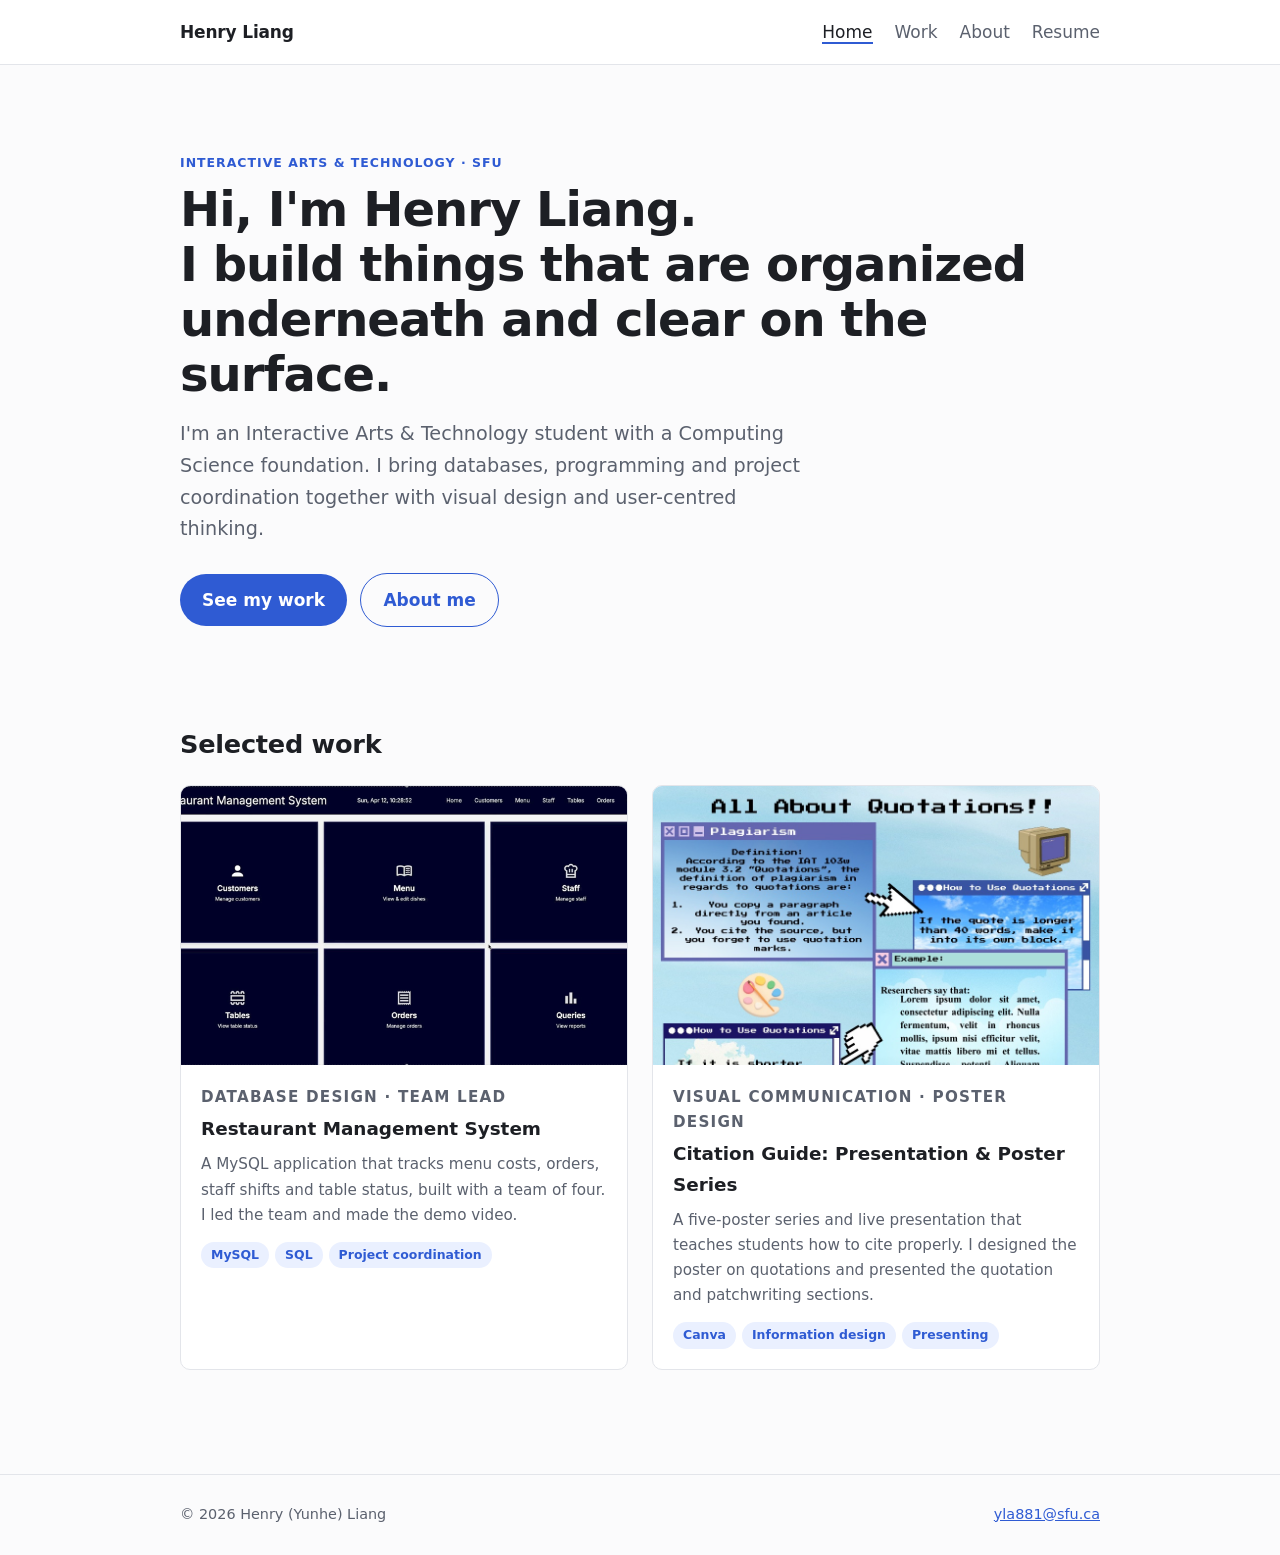
<file: index.html>
<!DOCTYPE html>
<html lang="en">
<head>
  <meta charset="utf-8">
  <meta name="viewport" content="width=device-width, initial-scale=1">
  <title>Henry Liang | Interactive Arts &amp; Technology</title>
  <meta name="description" content="Portfolio of Henry (Yunhe) Liang, an Interactive Arts & Technology student at SFU who combines databases and programming with visual design.">
  <link rel="stylesheet" href="style.css">
</head>
<body>
  <header class="site-header">
    <div class="wrap">
      <a class="brand" href="index.html">Henry Liang</a>
      <nav aria-label="Main">
        <ul class="nav">
          <li><a href="index.html" aria-current="page">Home</a></li>
          <li><a href="index.html#work">Work</a></li>
          <li><a href="about.html">About</a></li>
          <li><a href="assets/Henry-Liang-Resume.pdf">Resume</a></li>
        </ul>
      </nav>
    </div>
  </header>

  <main>
    <section class="hero">
      <div class="wrap">
        <p class="eyebrow">Interactive Arts &amp; Technology · SFU</p>
        <h1>Hi, I'm Henry Liang.<br>I build things that are organized underneath and clear on the surface.</h1>
        <p class="tagline">I'm an Interactive Arts &amp; Technology student with a Computing Science foundation. I bring databases, programming and project coordination together with visual design and user-centred thinking.</p>
        <a class="btn" href="#work">See my work</a>
        <a class="btn ghost" href="about.html">About me</a>
      </div>
    </section>

    <section id="work">
      <div class="wrap">
        <h2>Selected work</h2>
        <div class="cards">
          <a class="card" href="projects/restaurant-management-system.html">
            <img class="thumb" src="assets/rms-dashboard.jpg" alt="Home dashboard of the Restaurant Management System">
            <div class="body">
              <p class="eyebrow">Database design · Team lead</p>
              <h3>Restaurant Management System</h3>
              <p>A MySQL application that tracks menu costs, orders, staff shifts and table status, built with a team of four. I led the team and made the demo video.</p>
              <div class="tags"><span class="tag">MySQL</span><span class="tag">SQL</span><span class="tag">Project coordination</span></div>
            </div>
          </a>
          <a class="card" href="projects/citation-guide.html">
            <img class="thumb" style="object-position: top" src="assets/quotation-poster.jpg" alt="The 'All About Quotations!!' poster I designed">
            <div class="body">
              <p class="eyebrow">Visual communication · Poster design</p>
              <h3>Citation Guide: Presentation &amp; Poster Series</h3>
              <p>A five-poster series and live presentation that teaches students how to cite properly. I designed the poster on quotations and presented the quotation and patchwriting sections.</p>
              <div class="tags"><span class="tag">Canva</span><span class="tag">Information design</span><span class="tag">Presenting</span></div>
            </div>
          </a>
        </div>
      </div>
    </section>
  </main>

  <footer class="site-footer">
    <div class="wrap">
      <span>© 2026 Henry (Yunhe) Liang</span>
      <span><a href="mailto:yla881@sfu.ca">yla881@sfu.ca</a></span>
    </div>
  </footer>
</body>
</html>
</file>
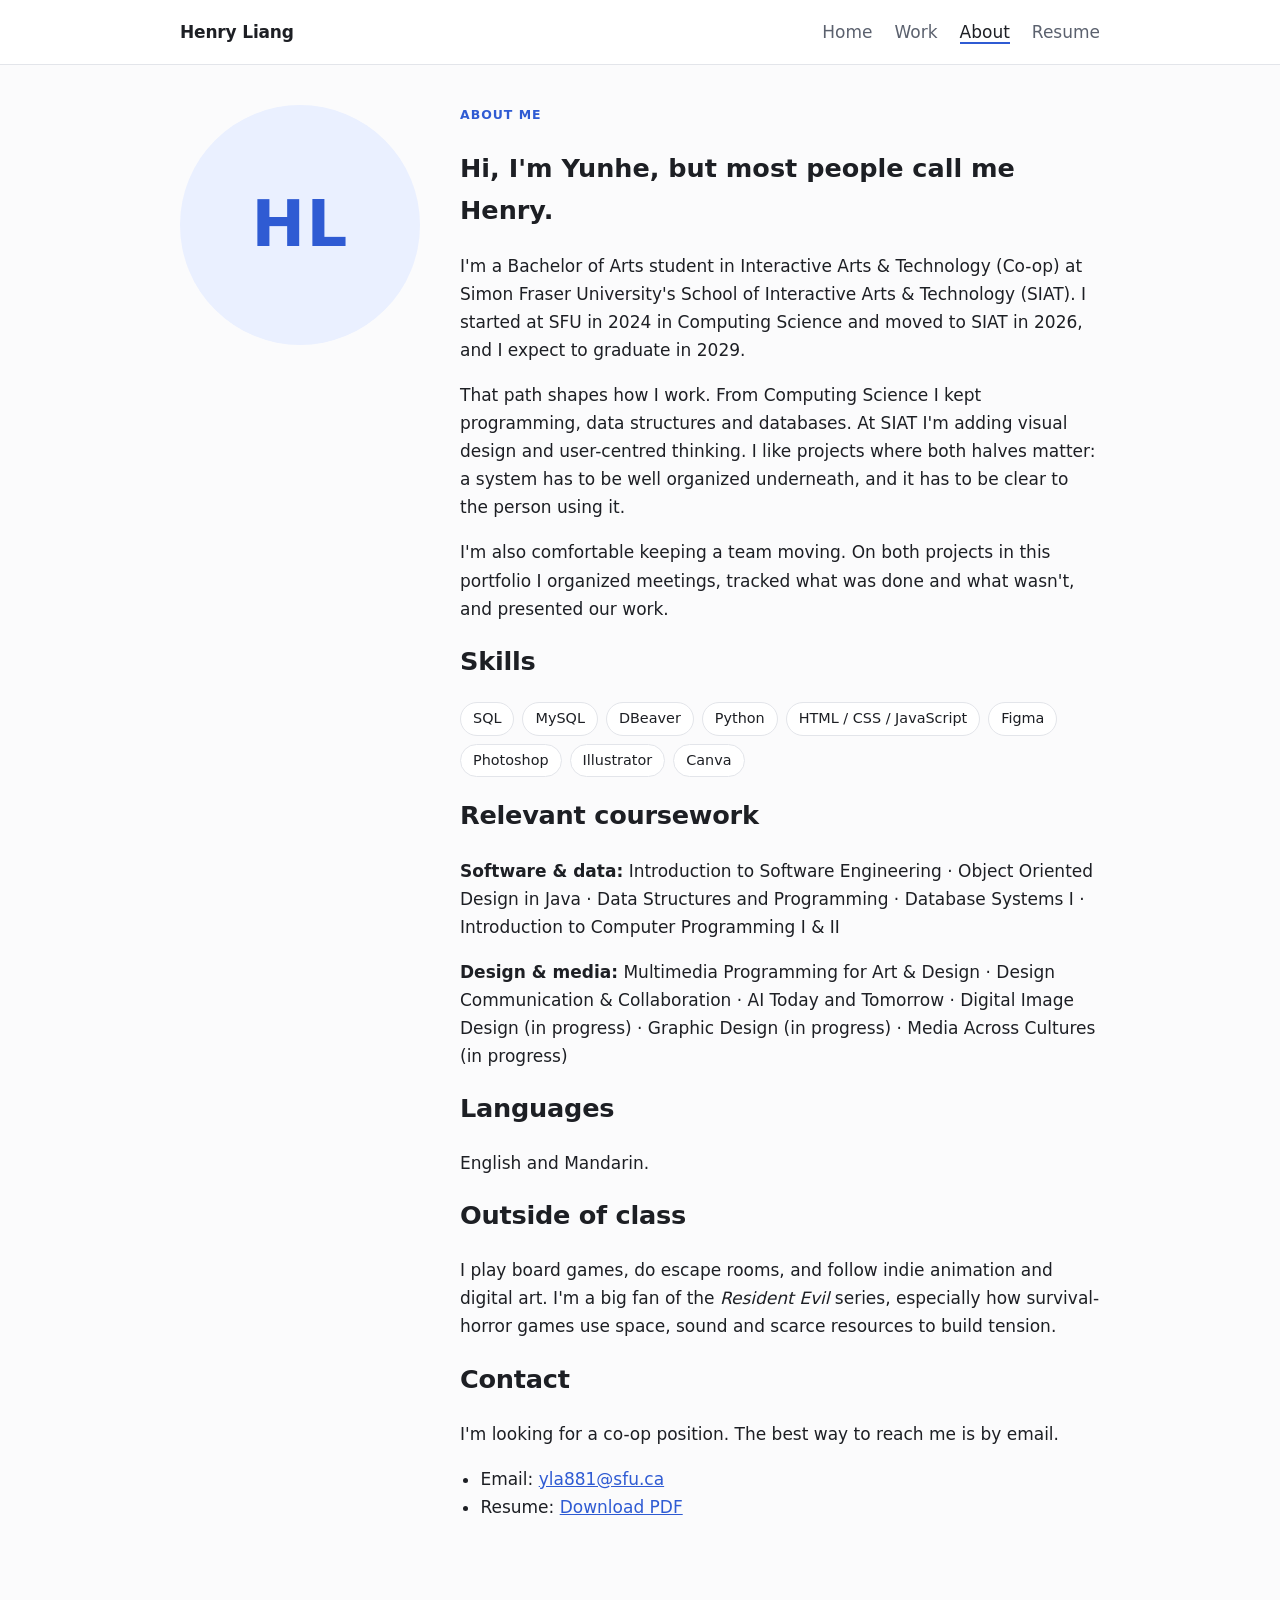
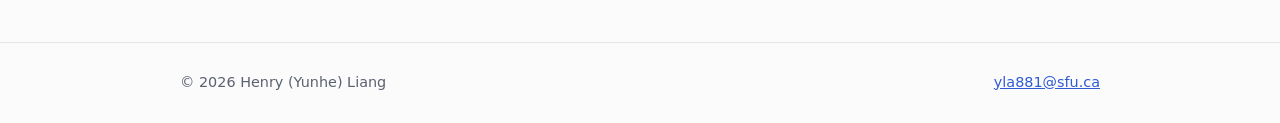
<file: about.html>
<!DOCTYPE html>
<html lang="en">
<head>
  <meta charset="utf-8">
  <meta name="viewport" content="width=device-width, initial-scale=1">
  <title>About | Henry Liang</title>
  <meta name="description" content="About Henry (Yunhe) Liang: Interactive Arts & Technology student at SFU with a Computing Science background.">
  <link rel="stylesheet" href="style.css">
</head>
<body>
  <header class="site-header">
    <div class="wrap">
      <a class="brand" href="index.html">Henry Liang</a>
      <nav aria-label="Main">
        <ul class="nav">
          <li><a href="index.html">Home</a></li>
          <li><a href="index.html#work">Work</a></li>
          <li><a href="about.html" aria-current="page">About</a></li>
          <li><a href="assets/Henry-Liang-Resume.pdf">Resume</a></li>
        </ul>
      </nav>
    </div>
  </header>

  <main>
    <section>
      <div class="wrap about-grid">
        <div class="avatar avatar-initials" aria-hidden="true">HL</div>
        <div class="prose">
          <p class="eyebrow">About me</p>
          <h1>Hi, I'm Yunhe, but most people call me Henry.</h1>
          <p>I'm a Bachelor of Arts student in Interactive Arts &amp; Technology (Co-op) at Simon Fraser University's School of Interactive Arts &amp; Technology (SIAT). I started at SFU in 2024 in Computing Science and moved to SIAT in 2026, and I expect to graduate in 2029.</p>
          <p>That path shapes how I work. From Computing Science I kept programming, data structures and databases. At SIAT I'm adding visual design and user-centred thinking. I like projects where both halves matter: a system has to be well organized underneath, and it has to be clear to the person using it.</p>
          <p>I'm also comfortable keeping a team moving. On both projects in this portfolio I organized meetings, tracked what was done and what wasn't, and presented our work.</p>

          <h2>Skills</h2>
          <ul class="skills">
            <li>SQL</li><li>MySQL</li><li>DBeaver</li><li>Python</li>
            <li>HTML / CSS / JavaScript</li><li>Figma</li><li>Photoshop</li><li>Illustrator</li><li>Canva</li>
          </ul>

          <h2>Relevant coursework</h2>
          <p><strong>Software &amp; data:</strong> Introduction to Software Engineering · Object Oriented Design in Java · Data Structures and Programming · Database Systems I · Introduction to Computer Programming I &amp; II</p>
          <p><strong>Design &amp; media:</strong> Multimedia Programming for Art &amp; Design · Design Communication &amp; Collaboration · AI Today and Tomorrow · Digital Image Design (in progress) · Graphic Design (in progress) · Media Across Cultures (in progress)</p>

          <h2>Languages</h2>
          <p>English and Mandarin.</p>

          <h2>Outside of class</h2>
          <p>I play board games, do escape rooms, and follow indie animation and digital art. I'm a big fan of the <em>Resident Evil</em> series, especially how survival-horror games use space, sound and scarce resources to build tension.</p>

          <h2 id="contact">Contact</h2>
          <p>I'm looking for a co-op position. The best way to reach me is by email.</p>
          <ul>
            <li>Email: <a href="mailto:yla881@sfu.ca">yla881@sfu.ca</a></li>
            <li>Resume: <a href="assets/Henry-Liang-Resume.pdf">Download PDF</a></li>
          </ul>
        </div>
      </div>
    </section>
  </main>

  <footer class="site-footer">
    <div class="wrap">
      <span>© 2026 Henry (Yunhe) Liang</span>
      <span><a href="mailto:yla881@sfu.ca">yla881@sfu.ca</a></span>
    </div>
  </footer>
</body>
</html>
</file>
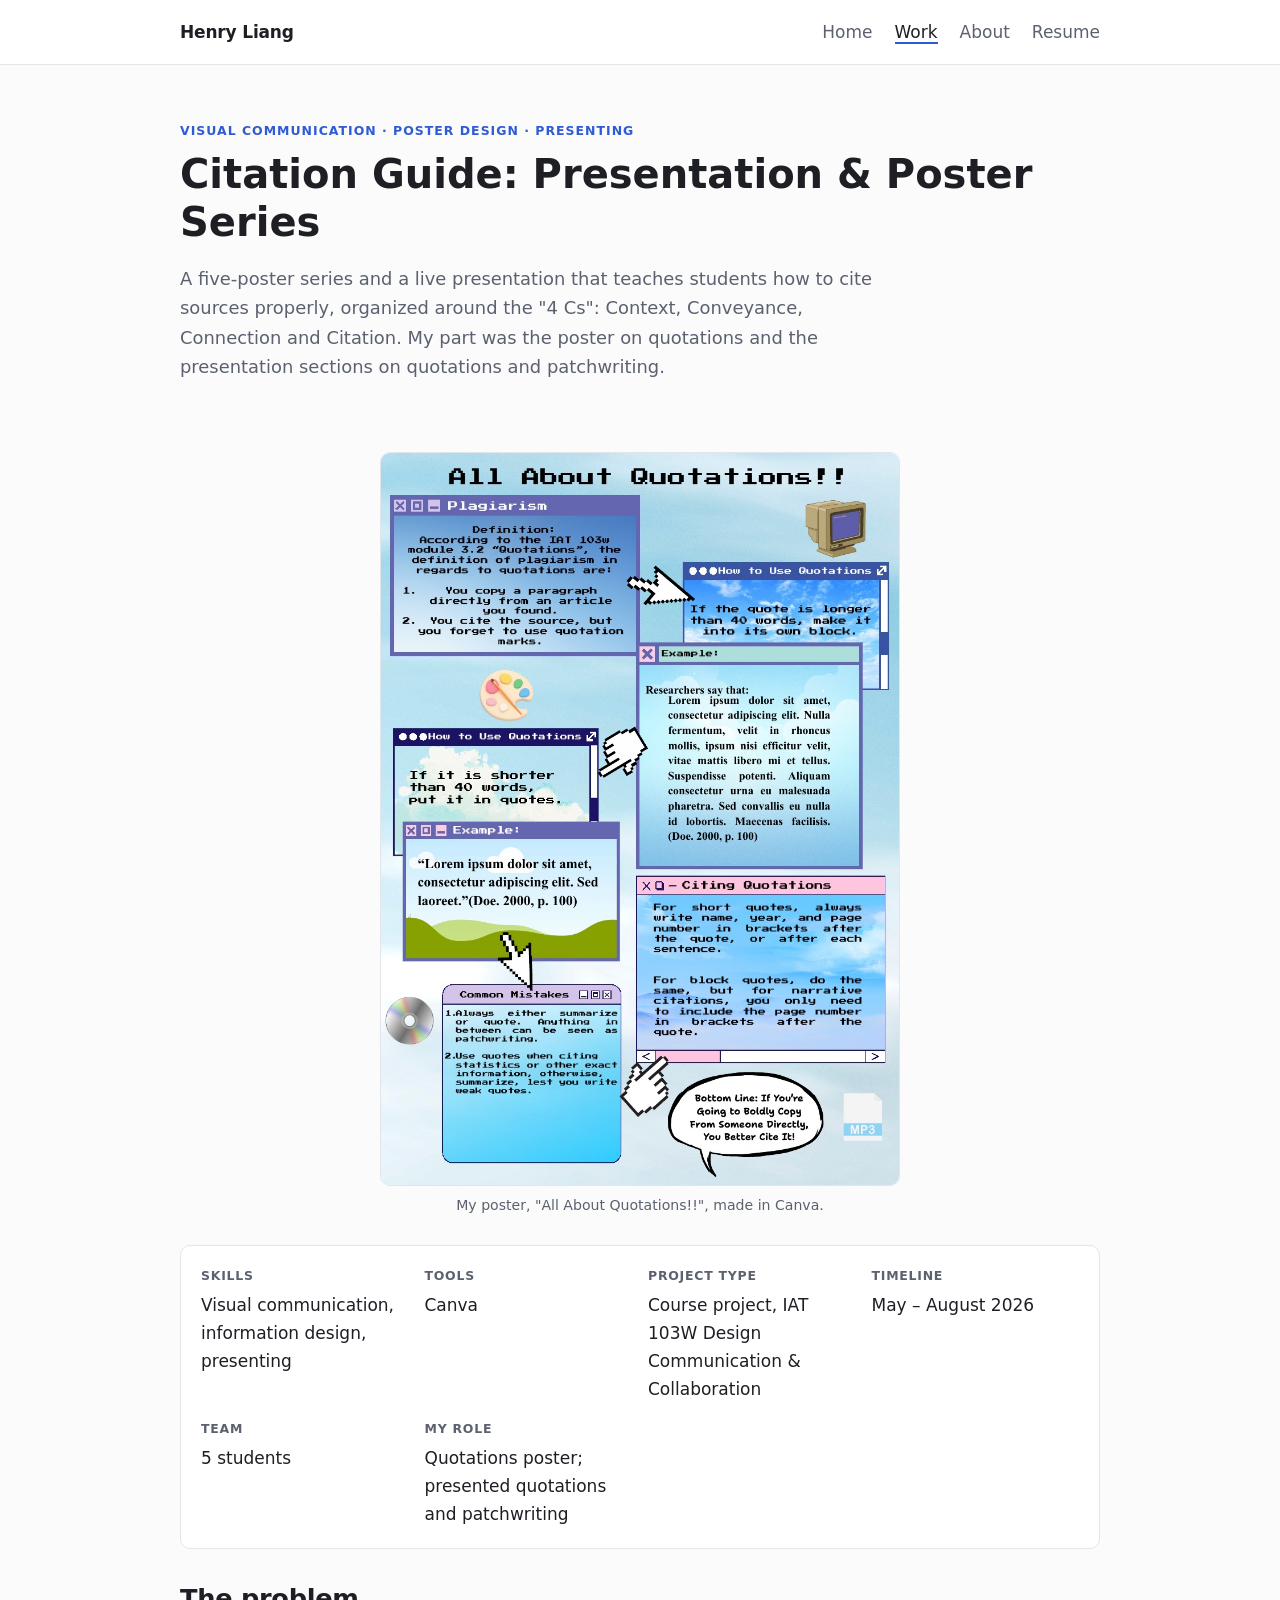
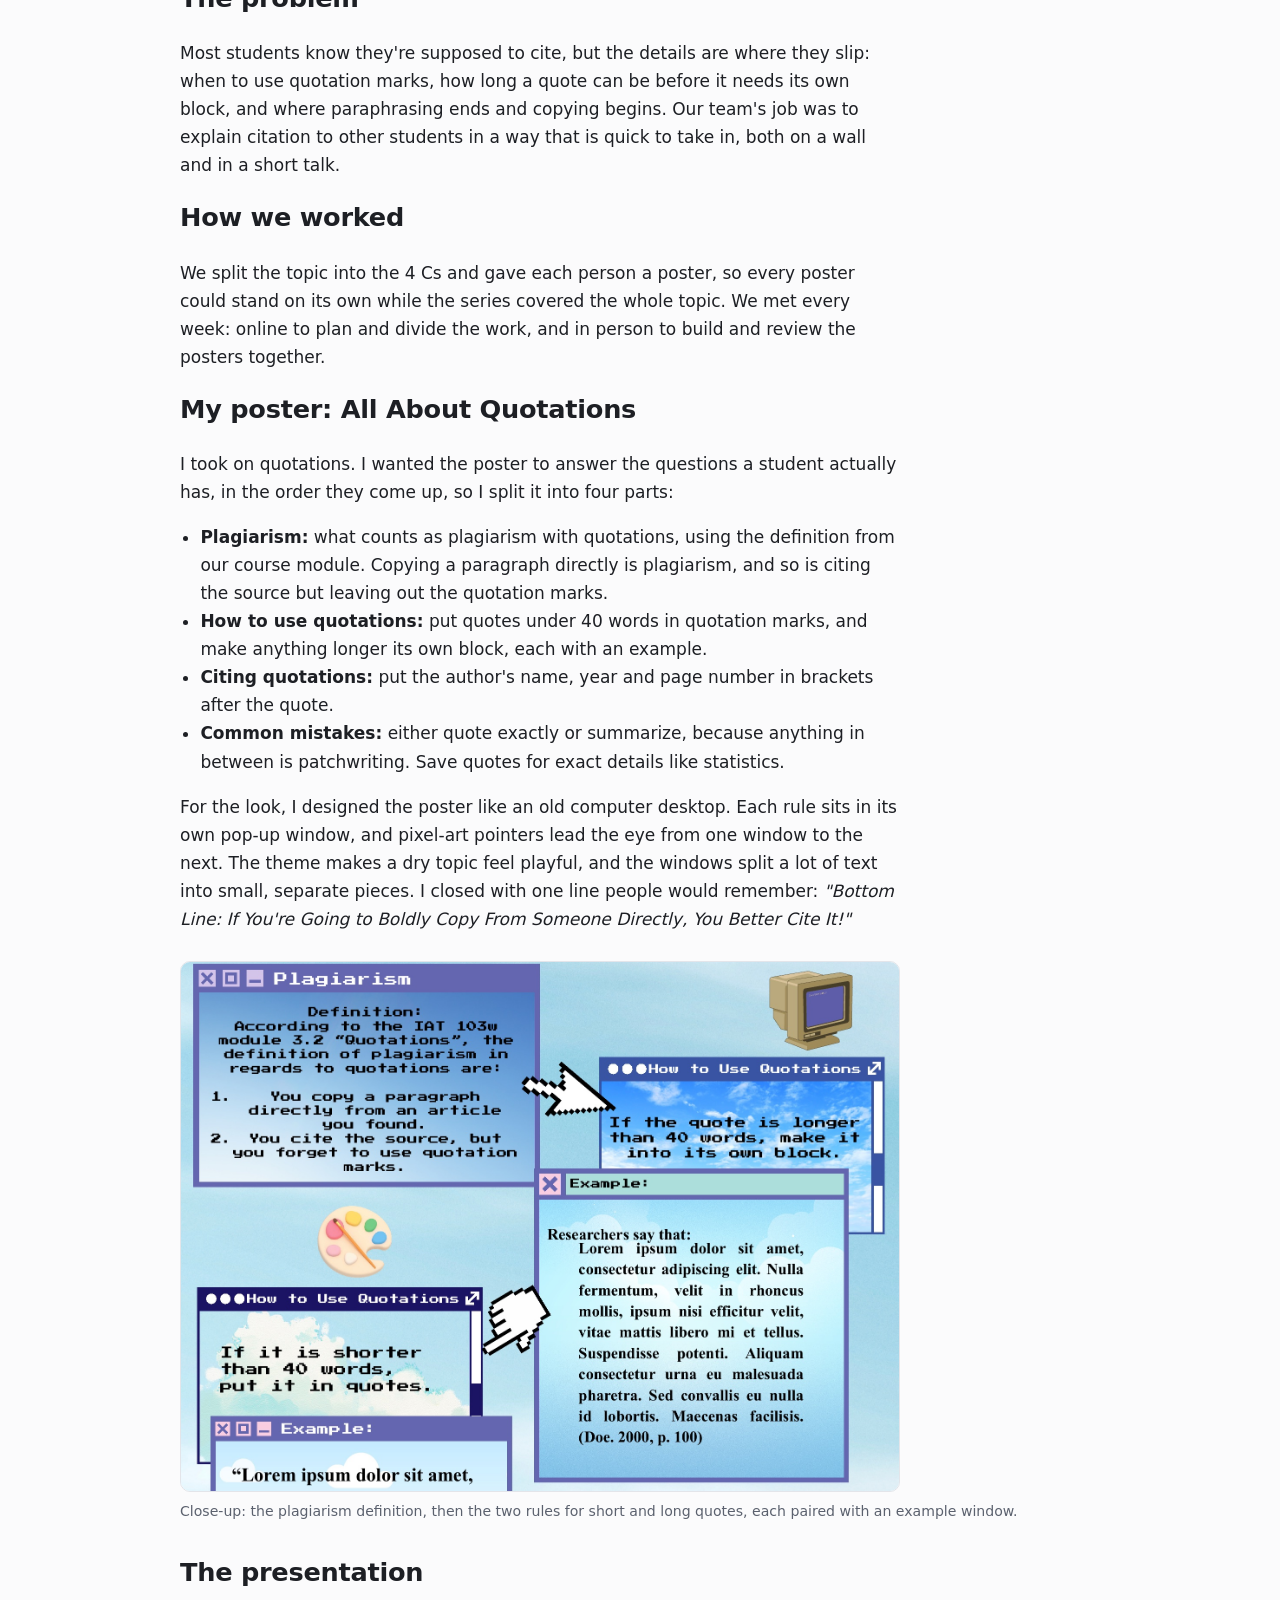
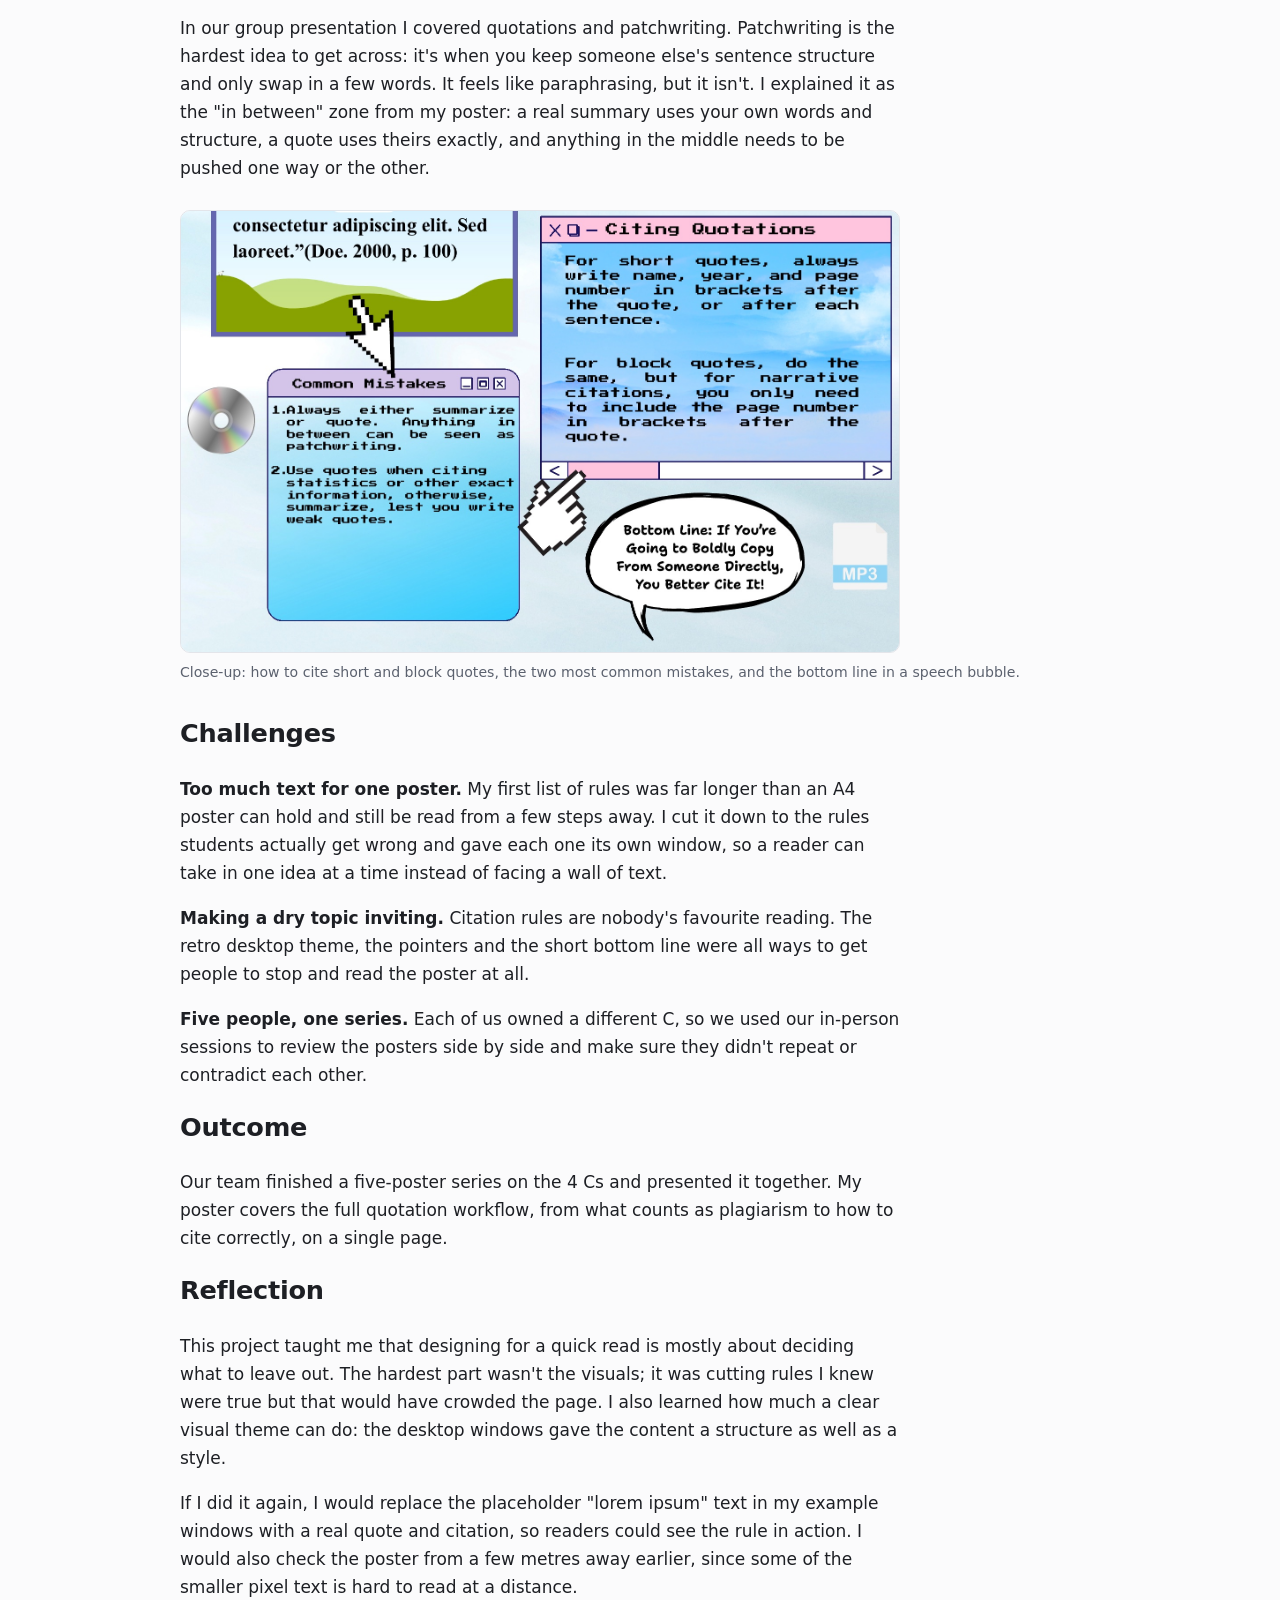
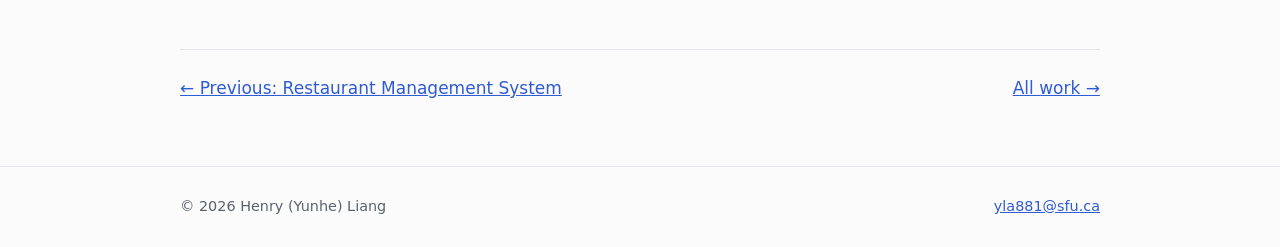
<file: projects/citation-guide.html>
<!DOCTYPE html>
<html lang="en">
<head>
  <meta charset="utf-8">
  <meta name="viewport" content="width=device-width, initial-scale=1">
  <title>Citation Guide: Presentation &amp; Poster Series | Henry Liang</title>
  <meta name="description" content="Visual communication case study: a poster series and presentation that teaches students how to cite, and my poster on quotations.">
  <link rel="stylesheet" href="../style.css">
</head>
<body>
  <header class="site-header">
    <div class="wrap">
      <a class="brand" href="../index.html">Henry Liang</a>
      <nav aria-label="Main">
        <ul class="nav">
          <li><a href="../index.html">Home</a></li>
          <li><a href="../index.html#work" aria-current="page">Work</a></li>
          <li><a href="../about.html">About</a></li>
          <li><a href="../assets/Henry-Liang-Resume.pdf">Resume</a></li>
        </ul>
      </nav>
    </div>
  </header>

  <main class="wrap">
    <section class="project-hero">
      <p class="eyebrow">Visual communication · Poster design · Presenting</p>
      <h1>Citation Guide: Presentation &amp; Poster Series</h1>
      <p class="summary">A five-poster series and a live presentation that teaches students how to cite sources properly, organized around the "4 Cs": Context, Conveyance, Connection and Citation. My part was the poster on quotations and the presentation sections on quotations and patchwriting.</p>
    </section>

    <figure class="poster">
      <img src="../assets/quotation-poster.jpg" alt="My poster 'All About Quotations!!', designed like an old computer desktop, with windows for plagiarism, how to use quotations, citing quotations and common mistakes">
      <figcaption>My poster, "All About Quotations!!", made in Canva.</figcaption>
    </figure>

    <dl class="facts">
      <div><dt>Skills</dt><dd>Visual communication, information design, presenting</dd></div>
      <div><dt>Tools</dt><dd>Canva</dd></div>
      <div><dt>Project type</dt><dd>Course project, IAT 103W Design Communication &amp; Collaboration</dd></div>
      <div><dt>Timeline</dt><dd>May – August 2026</dd></div>
      <div><dt>Team</dt><dd>5 students</dd></div>
      <div><dt>My role</dt><dd>Quotations poster; presented quotations and patchwriting</dd></div>
    </dl>

    <div class="prose">
      <h2>The problem</h2>
      <p>Most students know they're supposed to cite, but the details are where they slip: when to use quotation marks, how long a quote can be before it needs its own block, and where paraphrasing ends and copying begins. Our team's job was to explain citation to other students in a way that is quick to take in, both on a wall and in a short talk.</p>

      <h2>How we worked</h2>
      <p>We split the topic into the 4 Cs and gave each person a poster, so every poster could stand on its own while the series covered the whole topic. We met every week: online to plan and divide the work, and in person to build and review the posters together.</p>

      <h2>My poster: All About Quotations</h2>
      <p>I took on quotations. I wanted the poster to answer the questions a student actually has, in the order they come up, so I split it into four parts:</p>
      <ul>
        <li><strong>Plagiarism:</strong> what counts as plagiarism with quotations, using the definition from our course module. Copying a paragraph directly is plagiarism, and so is citing the source but leaving out the quotation marks.</li>
        <li><strong>How to use quotations:</strong> put quotes under 40 words in quotation marks, and make anything longer its own block, each with an example.</li>
        <li><strong>Citing quotations:</strong> put the author's name, year and page number in brackets after the quote.</li>
        <li><strong>Common mistakes:</strong> either quote exactly or summarize, because anything in between is patchwriting. Save quotes for exact details like statistics.</li>
      </ul>
      <p>For the look, I designed the poster like an old computer desktop. Each rule sits in its own pop-up window, and pixel-art pointers lead the eye from one window to the next. The theme makes a dry topic feel playful, and the windows split a lot of text into small, separate pieces. I closed with one line people would remember: <em>"Bottom Line: If You're Going to Boldly Copy From Someone Directly, You Better Cite It!"</em></p>
    </div>

    <figure class="narrow">
      <img src="../assets/quotation-poster-detail.jpg" alt="Close-up of the Plagiarism window and the two How to Use Quotations windows, each with an example">
      <figcaption>Close-up: the plagiarism definition, then the two rules for short and long quotes, each paired with an example window.</figcaption>
    </figure>

    <div class="prose">
      <h2>The presentation</h2>
      <p>In our group presentation I covered quotations and patchwriting. Patchwriting is the hardest idea to get across: it's when you keep someone else's sentence structure and only swap in a few words. It feels like paraphrasing, but it isn't. I explained it as the "in between" zone from my poster: a real summary uses your own words and structure, a quote uses theirs exactly, and anything in the middle needs to be pushed one way or the other.</p>
    </div>

    <figure class="narrow">
      <img src="../assets/quotation-poster-citing.jpg" alt="Close-up of the Citing Quotations and Common Mistakes windows and the speech bubble with the bottom line">
      <figcaption>Close-up: how to cite short and block quotes, the two most common mistakes, and the bottom line in a speech bubble.</figcaption>
    </figure>

    <div class="prose">
      <h2>Challenges</h2>
      <p><strong>Too much text for one poster.</strong> My first list of rules was far longer than an A4 poster can hold and still be read from a few steps away. I cut it down to the rules students actually get wrong and gave each one its own window, so a reader can take in one idea at a time instead of facing a wall of text.</p>
      <p><strong>Making a dry topic inviting.</strong> Citation rules are nobody's favourite reading. The retro desktop theme, the pointers and the short bottom line were all ways to get people to stop and read the poster at all.</p>
      <p><strong>Five people, one series.</strong> Each of us owned a different C, so we used our in-person sessions to review the posters side by side and make sure they didn't repeat or contradict each other.</p>

      <h2>Outcome</h2>
      <p>Our team finished a five-poster series on the 4 Cs and presented it together. My poster covers the full quotation workflow, from what counts as plagiarism to how to cite correctly, on a single page.</p>

      <h2>Reflection</h2>
      <p>This project taught me that designing for a quick read is mostly about deciding what to leave out. The hardest part wasn't the visuals; it was cutting rules I knew were true but that would have crowded the page. I also learned how much a clear visual theme can do: the desktop windows gave the content a structure as well as a style.</p>
      <p>If I did it again, I would replace the placeholder "lorem ipsum" text in my example windows with a real quote and citation, so readers could see the rule in action. I would also check the poster from a few metres away earlier, since some of the smaller pixel text is hard to read at a distance.</p>
    </div>

    <nav class="pager" aria-label="Projects">
      <a href="restaurant-management-system.html">← Previous: Restaurant Management System</a>
      <a href="../index.html#work">All work →</a>
    </nav>
  </main>

  <footer class="site-footer">
    <div class="wrap">
      <span>© 2026 Henry (Yunhe) Liang</span>
      <span><a href="mailto:yla881@sfu.ca">yla881@sfu.ca</a></span>
    </div>
  </footer>
</body>
</html>
</file>
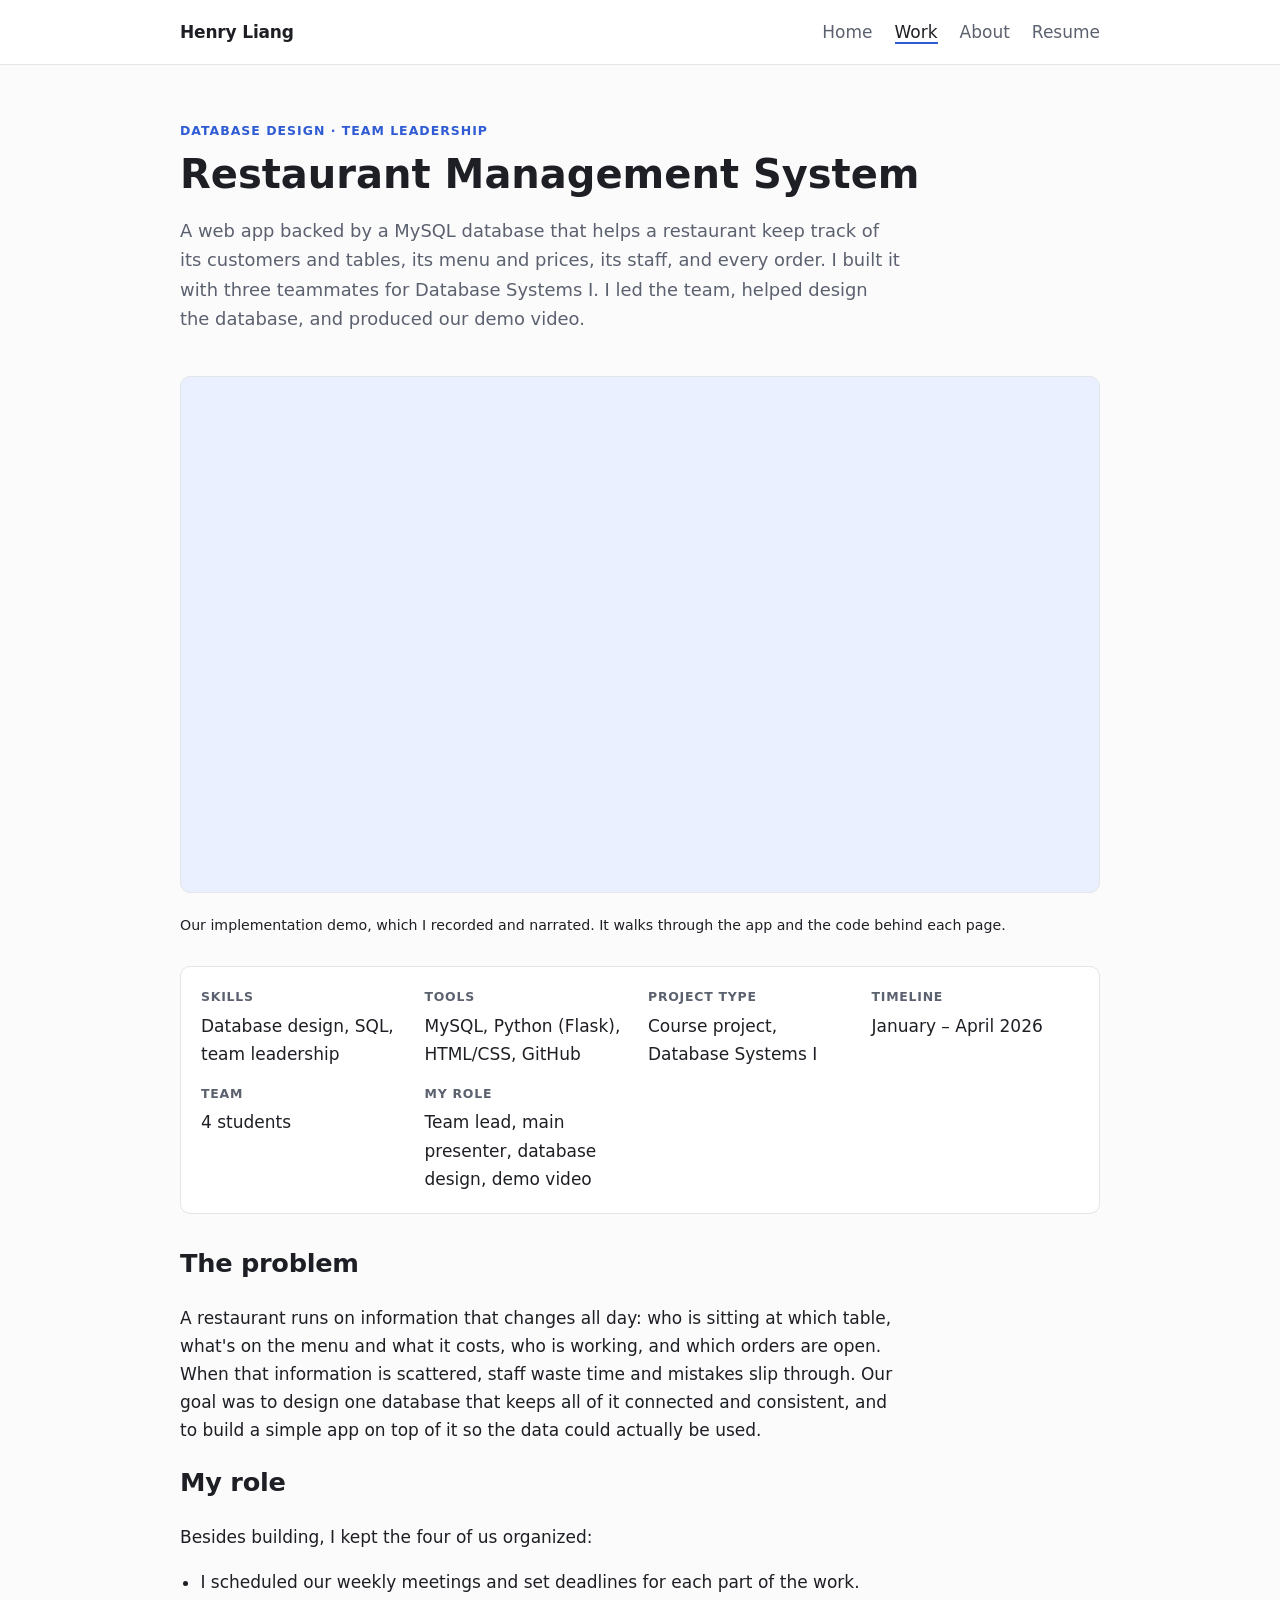
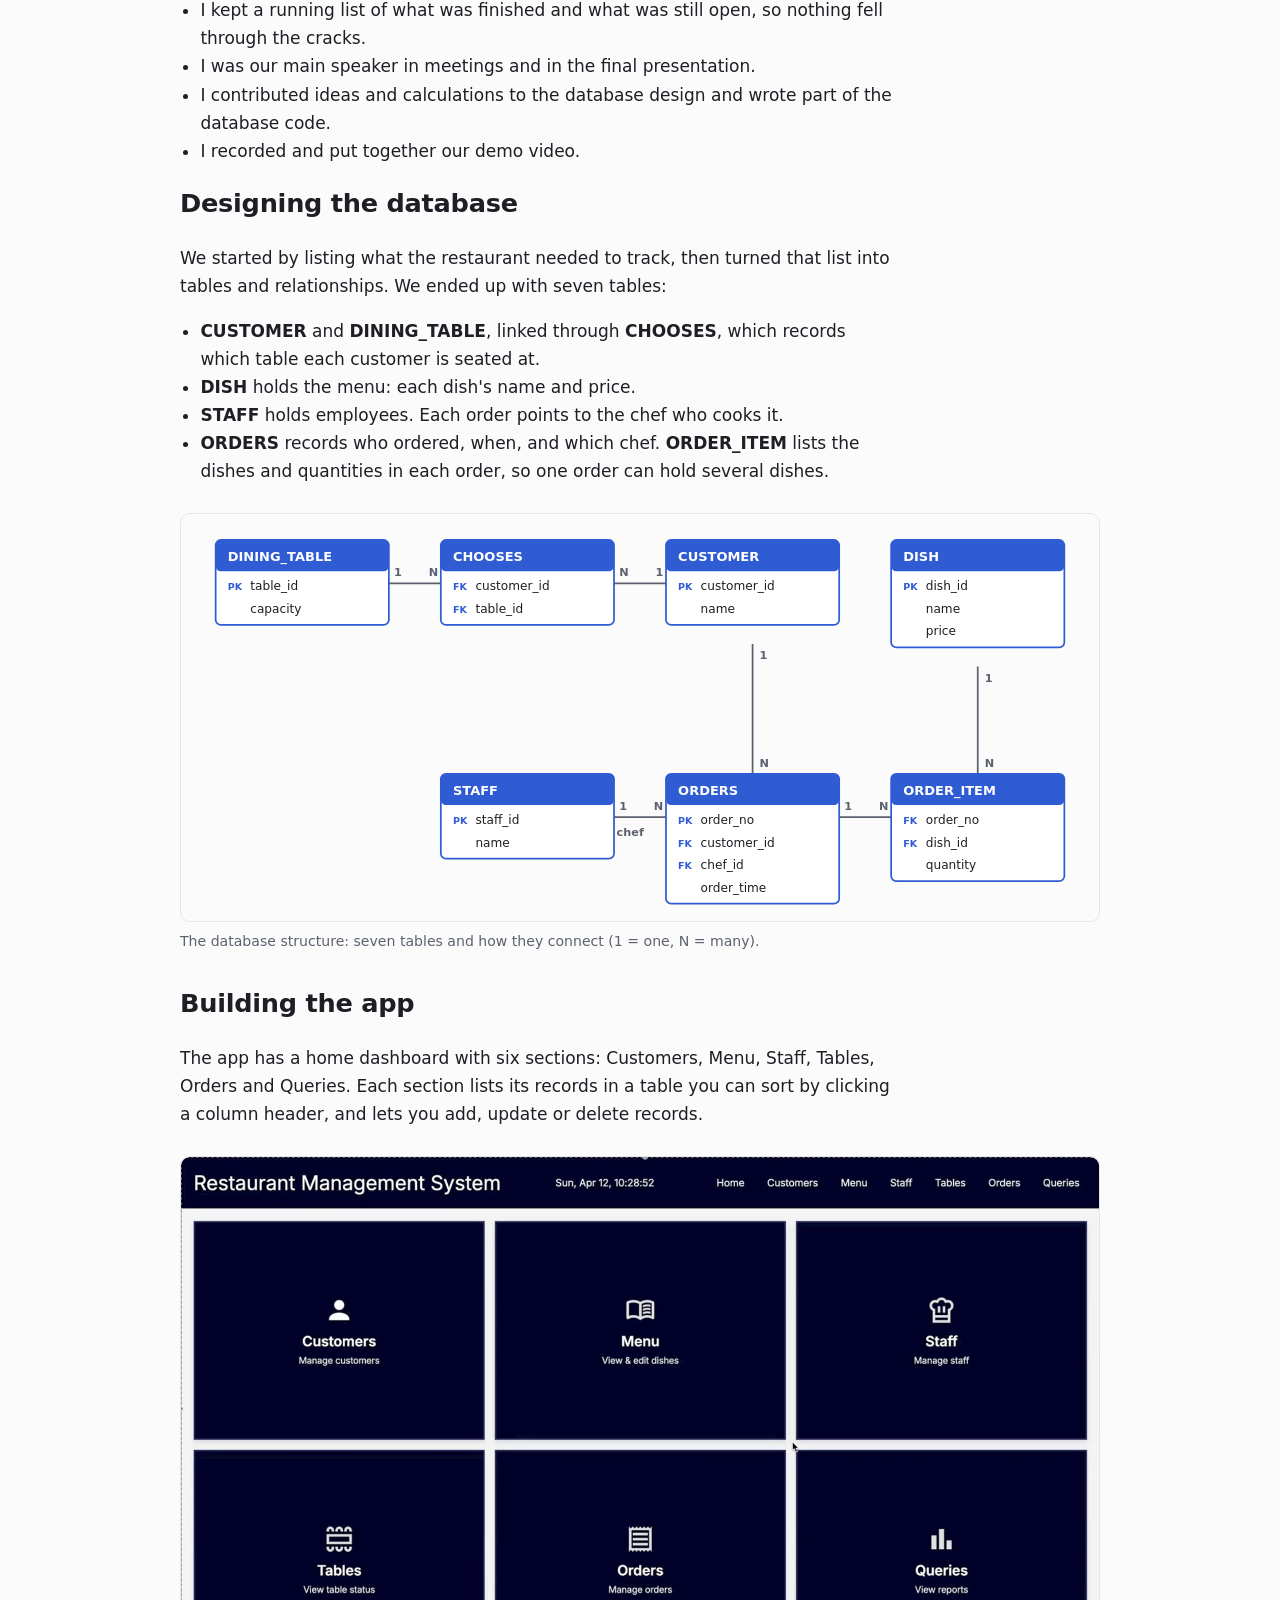
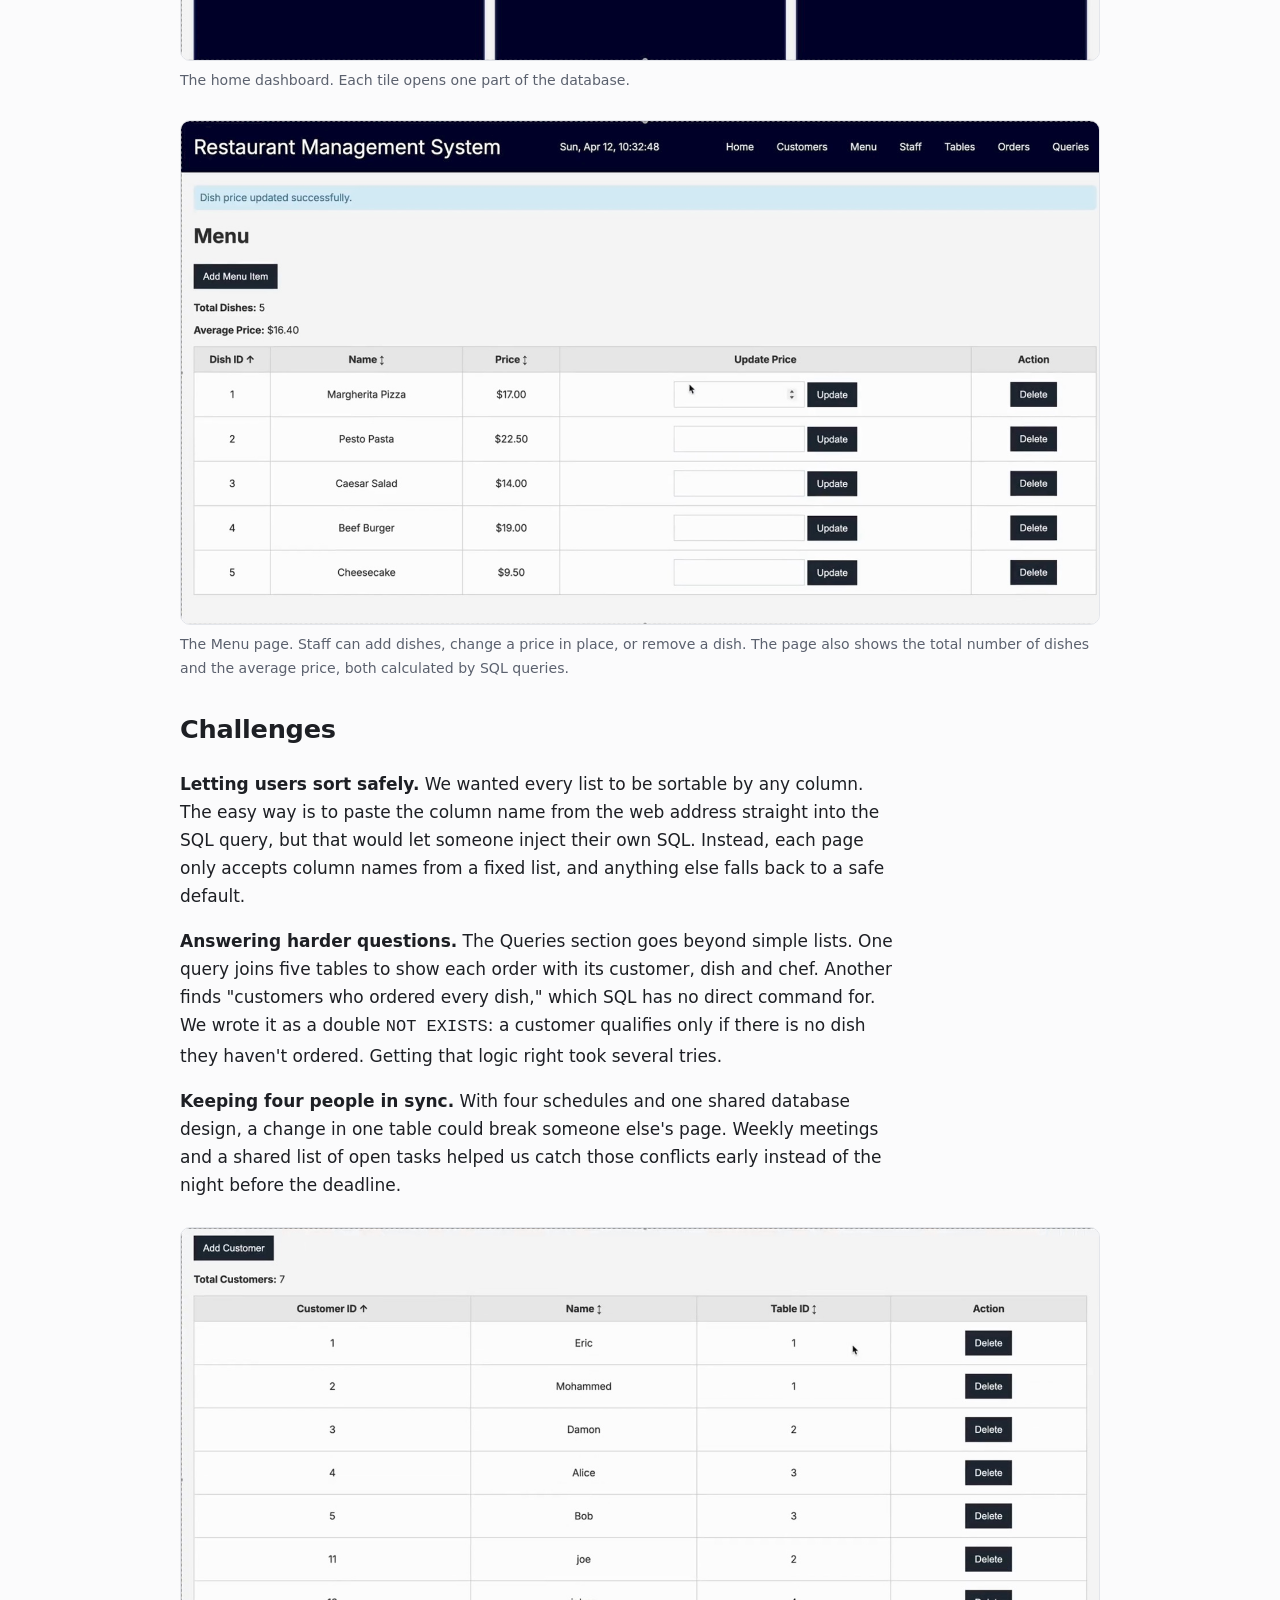
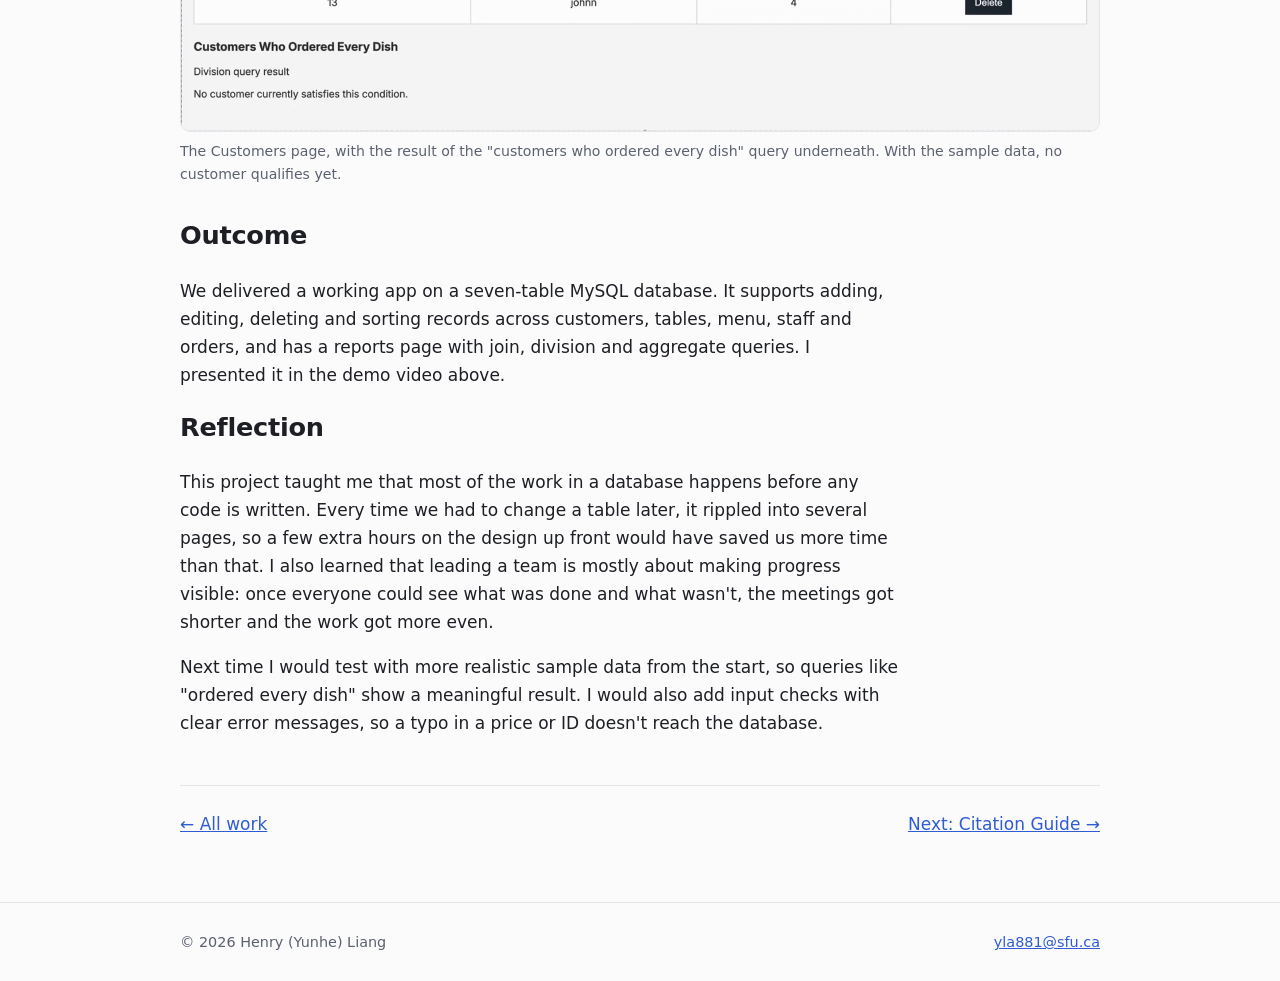
<file: projects/restaurant-management-system.html>
<!DOCTYPE html>
<html lang="en">
<head>
  <meta charset="utf-8">
  <meta name="viewport" content="width=device-width, initial-scale=1">
  <title>Restaurant Management System | Henry Liang</title>
  <meta name="description" content="Database design case study: a MySQL restaurant management system built by a team of four.">
  <link rel="stylesheet" href="../style.css">
</head>
<body>
  <header class="site-header">
    <div class="wrap">
      <a class="brand" href="../index.html">Henry Liang</a>
      <nav aria-label="Main">
        <ul class="nav">
          <li><a href="../index.html">Home</a></li>
          <li><a href="../index.html#work" aria-current="page">Work</a></li>
          <li><a href="../about.html">About</a></li>
          <li><a href="../assets/Henry-Liang-Resume.pdf">Resume</a></li>
        </ul>
      </nav>
    </div>
  </header>

  <main class="wrap">
    <section class="project-hero">
      <p class="eyebrow">Database design · Team leadership</p>
      <h1>Restaurant Management System</h1>
      <p class="summary">A web app backed by a MySQL database that helps a restaurant keep track of its customers and tables, its menu and prices, its staff, and every order. I built it with three teammates for Database Systems I. I led the team, helped design the database, and produced our demo video.</p>
    </section>

    <div class="video">
      <iframe src="https://www.youtube-nocookie.com/embed/IsSrImfWlaw" title="Restaurant Management System implementation demo" allow="accelerometer; encrypted-media; gyroscope; picture-in-picture" allowfullscreen loading="lazy" referrerpolicy="strict-origin-when-cross-origin"></iframe>
    </div>
    <p><small>Our implementation demo, which I recorded and narrated. It walks through the app and the code behind each page.</small></p>

    <dl class="facts">
      <div><dt>Skills</dt><dd>Database design, SQL, team leadership</dd></div>
      <div><dt>Tools</dt><dd>MySQL, Python (Flask), HTML/CSS, GitHub</dd></div>
      <div><dt>Project type</dt><dd>Course project, Database Systems I</dd></div>
      <div><dt>Timeline</dt><dd>January – April 2026</dd></div>
      <div><dt>Team</dt><dd>4 students</dd></div>
      <div><dt>My role</dt><dd>Team lead, main presenter, database design, demo video</dd></div>
    </dl>

    <div class="prose">
      <h2>The problem</h2>
      <p>A restaurant runs on information that changes all day: who is sitting at which table, what's on the menu and what it costs, who is working, and which orders are open. When that information is scattered, staff waste time and mistakes slip through. Our goal was to design one database that keeps all of it connected and consistent, and to build a simple app on top of it so the data could actually be used.</p>

      <h2>My role</h2>
      <p>Besides building, I kept the four of us organized:</p>
      <ul>
        <li>I scheduled our weekly meetings and set deadlines for each part of the work.</li>
        <li>I kept a running list of what was finished and what was still open, so nothing fell through the cracks.</li>
        <li>I was our main speaker in meetings and in the final presentation.</li>
        <li>I contributed ideas and calculations to the database design and wrote part of the database code.</li>
        <li>I recorded and put together our demo video.</li>
      </ul>

      <h2>Designing the database</h2>
      <p>We started by listing what the restaurant needed to track, then turned that list into tables and relationships. We ended up with seven tables:</p>
      <ul>
        <li><strong>CUSTOMER</strong> and <strong>DINING_TABLE</strong>, linked through <strong>CHOOSES</strong>, which records which table each customer is seated at.</li>
        <li><strong>DISH</strong> holds the menu: each dish's name and price.</li>
        <li><strong>STAFF</strong> holds employees. Each order points to the chef who cooks it.</li>
        <li><strong>ORDERS</strong> records who ordered, when, and which chef. <strong>ORDER_ITEM</strong> lists the dishes and quantities in each order, so one order can hold several dishes.</li>
      </ul>
    </div>

    <figure>
      <img src="../assets/rms-er-diagram.svg" alt="Entity-relationship diagram: CUSTOMER links to DINING_TABLE through CHOOSES; ORDERS links to CUSTOMER and STAFF; ORDER_ITEM links ORDERS to DISH">
      <figcaption>The database structure: seven tables and how they connect (1 = one, N = many).</figcaption>
    </figure>

    <div class="prose">
      <h2>Building the app</h2>
      <p>The app has a home dashboard with six sections: Customers, Menu, Staff, Tables, Orders and Queries. Each section lists its records in a table you can sort by clicking a column header, and lets you add, update or delete records.</p>
    </div>

    <figure>
      <img src="../assets/rms-dashboard.jpg" alt="The app's home dashboard with six tiles: Customers, Menu, Staff, Tables, Orders and Queries">
      <figcaption>The home dashboard. Each tile opens one part of the database.</figcaption>
    </figure>

    <figure>
      <img src="../assets/rms-menu.jpg" alt="The Menu page listing five dishes with prices, an Update Price field for each, and a confirmation that a price was updated">
      <figcaption>The Menu page. Staff can add dishes, change a price in place, or remove a dish. The page also shows the total number of dishes and the average price, both calculated by SQL queries.</figcaption>
    </figure>

    <div class="prose">
      <h2>Challenges</h2>
      <p><strong>Letting users sort safely.</strong> We wanted every list to be sortable by any column. The easy way is to paste the column name from the web address straight into the SQL query, but that would let someone inject their own SQL. Instead, each page only accepts column names from a fixed list, and anything else falls back to a safe default.</p>
      <p><strong>Answering harder questions.</strong> The Queries section goes beyond simple lists. One query joins five tables to show each order with its customer, dish and chef. Another finds "customers who ordered every dish," which SQL has no direct command for. We wrote it as a double <code>NOT EXISTS</code>: a customer qualifies only if there is no dish they haven't ordered. Getting that logic right took several tries.</p>
      <p><strong>Keeping four people in sync.</strong> With four schedules and one shared database design, a change in one table could break someone else's page. Weekly meetings and a shared list of open tasks helped us catch those conflicts early instead of the night before the deadline.</p>
    </div>

    <figure>
      <img src="../assets/rms-customers.jpg" alt="The Customers page listing seven customers and their table numbers, with a 'Customers Who Ordered Every Dish' result below">
      <figcaption>The Customers page, with the result of the "customers who ordered every dish" query underneath. With the sample data, no customer qualifies yet.</figcaption>
    </figure>

    <div class="prose">
      <h2>Outcome</h2>
      <p>We delivered a working app on a seven-table MySQL database. It supports adding, editing, deleting and sorting records across customers, tables, menu, staff and orders, and has a reports page with join, division and aggregate queries. I presented it in the demo video above.</p>

      <h2>Reflection</h2>
      <p>This project taught me that most of the work in a database happens before any code is written. Every time we had to change a table later, it rippled into several pages, so a few extra hours on the design up front would have saved us more time than that. I also learned that leading a team is mostly about making progress visible: once everyone could see what was done and what wasn't, the meetings got shorter and the work got more even.</p>
      <p>Next time I would test with more realistic sample data from the start, so queries like "ordered every dish" show a meaningful result. I would also add input checks with clear error messages, so a typo in a price or ID doesn't reach the database.</p>
    </div>

    <nav class="pager" aria-label="Projects">
      <a href="../index.html#work">← All work</a>
      <a href="citation-guide.html">Next: Citation Guide →</a>
    </nav>
  </main>

  <footer class="site-footer">
    <div class="wrap">
      <span>© 2026 Henry (Yunhe) Liang</span>
      <span><a href="mailto:yla881@sfu.ca">yla881@sfu.ca</a></span>
    </div>
  </footer>
</body>
</html>
</file>
<file: style.css>
/* Henry Liang — portfolio. Plain CSS, no build step. */
:root {
  --ink: #1d1f24;
  --muted: #5b616e;
  --line: #e3e5ea;
  --bg: #fbfbfc;
  --card: #ffffff;
  --accent: #2f5bd3;
  --accent-soft: #eaf0ff;
  --radius: 10px;
  --max: 960px;
  --font: "Inter", system-ui, -apple-system, "Segoe UI", Roboto, sans-serif;
}

* { box-sizing: border-box; }
html { scroll-behavior: smooth; }
body {
  margin: 0;
  font-family: var(--font);
  color: var(--ink);
  background: var(--bg);
  line-height: 1.65;
  font-size: 17px;
}
img { max-width: 100%; display: block; }
a { color: var(--accent); }
a:focus-visible, button:focus-visible { outline: 3px solid var(--accent); outline-offset: 2px; }

.wrap { max-width: var(--max); margin: 0 auto; padding: 0 20px; }

/* Header / nav */
.site-header { border-bottom: 1px solid var(--line); background: var(--card); position: sticky; top: 0; z-index: 10; }
.site-header .wrap { display: flex; align-items: center; justify-content: space-between; gap: 16px; min-height: 64px; flex-wrap: wrap; }
.brand { font-weight: 700; text-decoration: none; color: var(--ink); letter-spacing: -0.01em; }
.nav { display: flex; gap: 22px; list-style: none; margin: 0; padding: 0; flex-wrap: wrap; }
.nav a { text-decoration: none; color: var(--muted); font-weight: 500; }
.nav a:hover, .nav a[aria-current="page"] { color: var(--ink); }
.nav a[aria-current="page"] { border-bottom: 2px solid var(--accent); }

/* Hero */
.hero { padding: 88px 0 56px; }
.hero h1 { font-size: clamp(2rem, 5vw, 3rem); line-height: 1.15; margin: 0 0 16px; letter-spacing: -0.02em; }
.hero .tagline { font-size: 1.2rem; color: var(--muted); max-width: 640px; margin: 0 0 28px; }
.btn { display: inline-block; background: var(--accent); color: #fff; text-decoration: none; padding: 12px 22px; border-radius: 999px; font-weight: 600; }
.btn.ghost { background: transparent; color: var(--accent); border: 1.5px solid var(--accent); margin-left: 8px; }

/* Sections */
section { padding: 40px 0; }
h2 { font-size: 1.6rem; letter-spacing: -0.01em; margin: 0 0 20px; }
h3 { font-size: 1.15rem; margin: 28px 0 8px; }
.eyebrow { text-transform: uppercase; letter-spacing: 0.08em; font-size: 0.78rem; font-weight: 700; color: var(--accent); margin: 0 0 8px; }

/* Project cards */
.cards { display: grid; grid-template-columns: repeat(auto-fit, minmax(280px, 1fr)); gap: 24px; }
.card { background: var(--card); border: 1px solid var(--line); border-radius: var(--radius); overflow: hidden; text-decoration: none; color: inherit; display: flex; flex-direction: column; transition: transform .15s, box-shadow .15s; }
.card:hover { transform: translateY(-3px); box-shadow: 0 10px 24px rgba(20, 30, 60, .08); }
.card .thumb { aspect-ratio: 16 / 10; background: var(--accent-soft); object-fit: cover; width: 100%; }
.card .body { padding: 20px; }
.card h3 { margin: 4px 0 8px; }
.card p { margin: 0; color: var(--muted); font-size: .95rem; }
.tags { display: flex; flex-wrap: wrap; gap: 6px; margin-top: 14px; }
.tag { background: var(--accent-soft); color: var(--accent); font-size: .78rem; padding: 3px 10px; border-radius: 999px; font-weight: 600; }

/* Project page */
.project-hero { padding: 56px 0 24px; }
.project-hero h1 { font-size: clamp(1.8rem, 4vw, 2.5rem); margin: 0 0 12px; line-height: 1.2; }
.project-hero .summary { font-size: 1.12rem; color: var(--muted); max-width: 720px; }
.facts { display: grid; grid-template-columns: repeat(auto-fit, minmax(170px, 1fr)); gap: 16px; background: var(--card); border: 1px solid var(--line); border-radius: var(--radius); padding: 20px; margin: 28px 0; }
.facts dt { font-size: .78rem; text-transform: uppercase; letter-spacing: .06em; color: var(--muted); font-weight: 700; }
.facts dd { margin: 4px 0 0; font-weight: 500; }
figure { margin: 28px 0; }
figure img, .video { border-radius: var(--radius); border: 1px solid var(--line); background: var(--accent-soft); }
figcaption { font-size: .88rem; color: var(--muted); margin-top: 8px; }
.video { position: relative; aspect-ratio: 16 / 9; overflow: hidden; }
.video iframe { position: absolute; inset: 0; width: 100%; height: 100%; border: 0; }
.prose { max-width: 720px; }
.prose ul { padding-left: 1.2em; }
.callout { background: var(--accent-soft); border-left: 4px solid var(--accent); padding: 14px 18px; border-radius: 6px; margin: 20px 0; }
.pager { display: flex; justify-content: space-between; gap: 16px; border-top: 1px solid var(--line); padding-top: 24px; margin-top: 48px; flex-wrap: wrap; }

/* About */
.about-grid { display: grid; grid-template-columns: 240px 1fr; gap: 40px; align-items: start; }
.avatar { width: 240px; aspect-ratio: 1; border-radius: 50%; object-fit: cover; background: var(--accent-soft); }
.skills { display: flex; flex-wrap: wrap; gap: 8px; list-style: none; padding: 0; }
.skills li { border: 1px solid var(--line); background: var(--card); padding: 4px 12px; border-radius: 999px; font-size: .9rem; }
@media (max-width: 720px) {
  .about-grid { grid-template-columns: 1fr; }
  .avatar { width: 160px; }
  .btn.ghost { margin: 10px 0 0; }
}

/* Draft markers: every one must be replaced before publishing (see README.md) */
.todo { background: #fff3b0; outline: 1px dashed #c9a400; padding: 0 3px; }

/* Footer */
.site-footer { border-top: 1px solid var(--line); margin-top: 64px; padding: 28px 0; color: var(--muted); font-size: .9rem; }
.site-footer .wrap { display: flex; justify-content: space-between; flex-wrap: wrap; gap: 12px; }

/* Initials badge, used until a portrait photo is added */
.avatar-initials { display: grid; place-items: center; font-size: 4rem; font-weight: 700; color: var(--accent); letter-spacing: .02em; }

/* Tall artwork: cap the width so a portrait poster doesn't fill several screens */
figure.poster img { max-width: 520px; margin: 0 auto; }
figure.poster figcaption { text-align: center; }
figure.narrow img { max-width: 720px; }
.prose .skills { padding-left: 0; }
</file>
